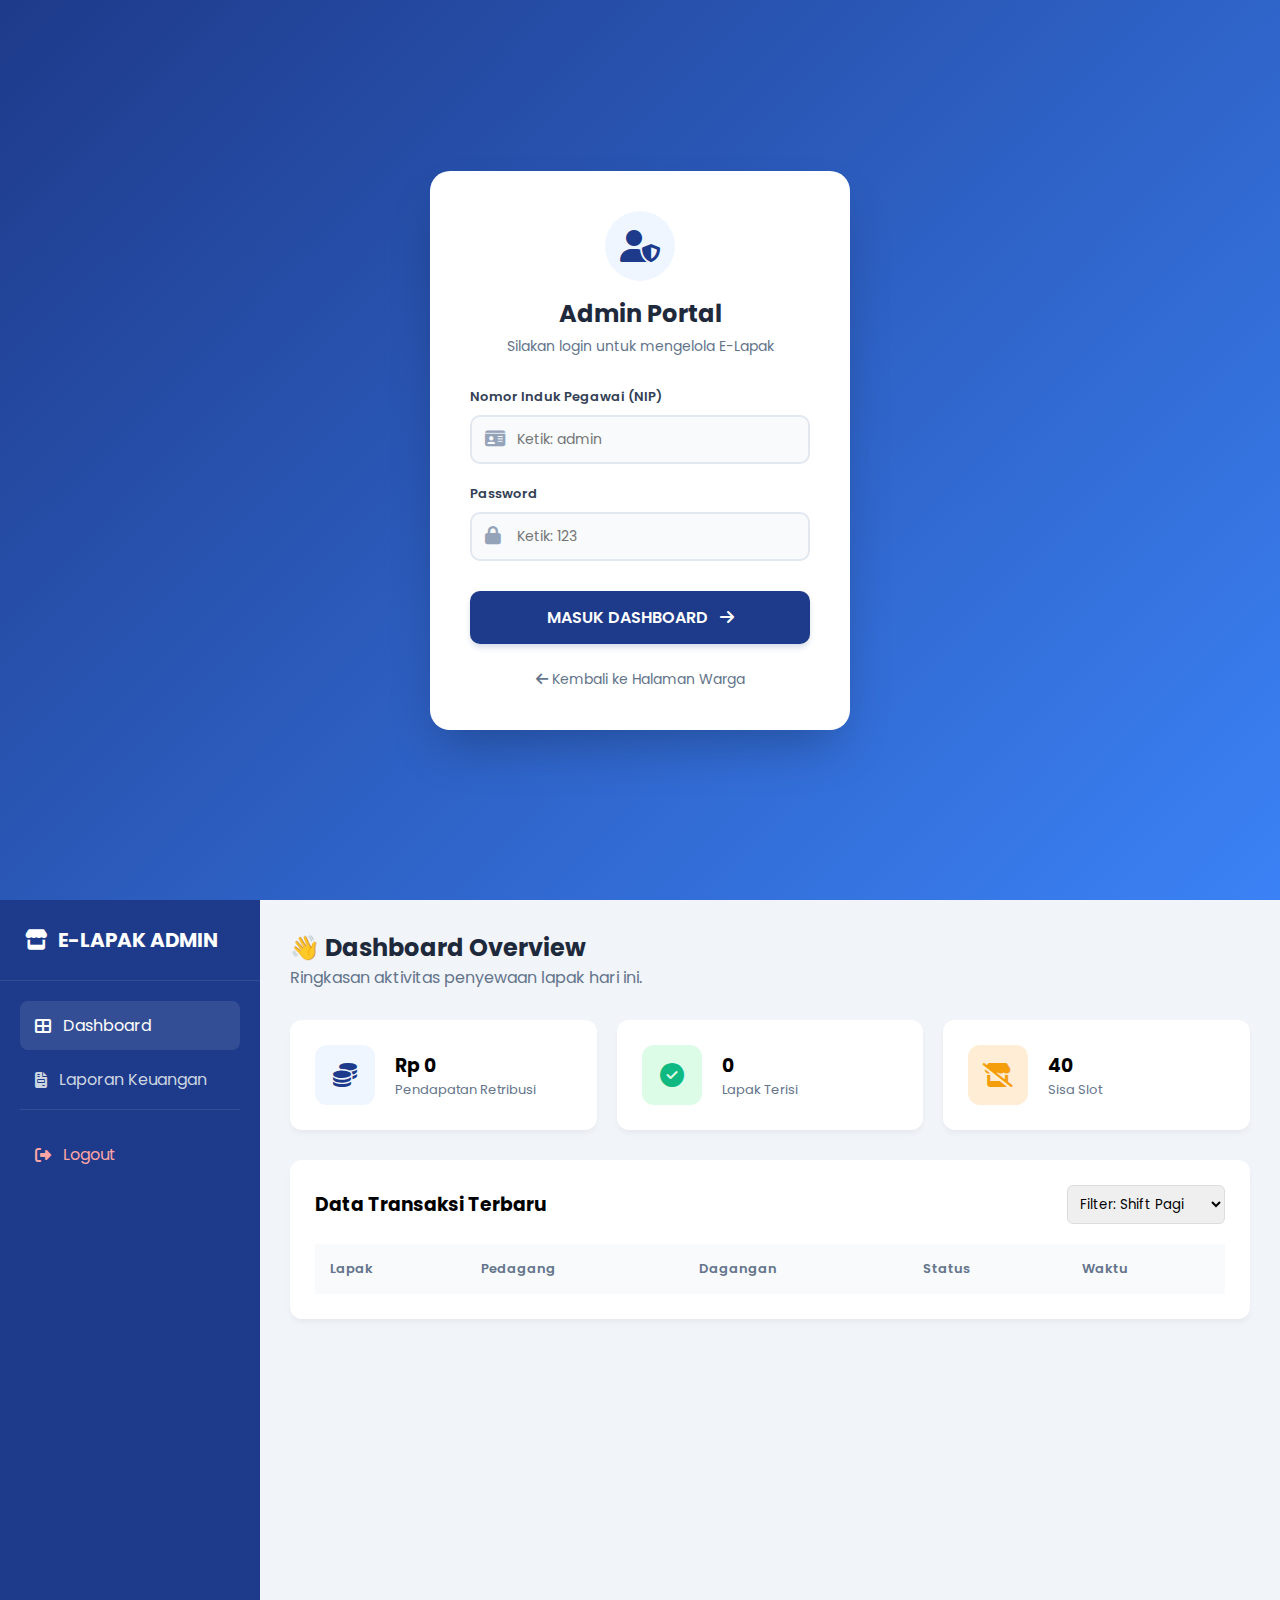
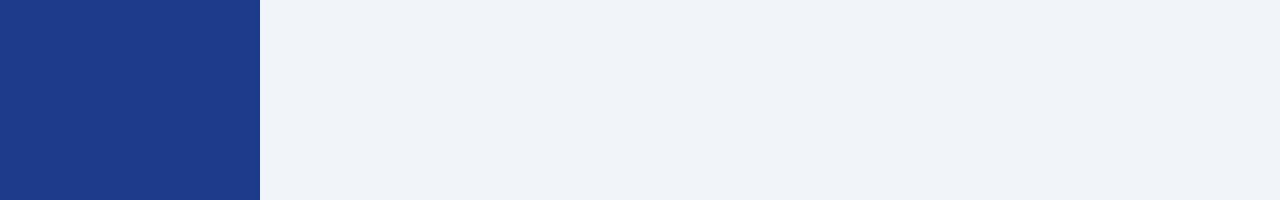
<file: petugas.html>
<!DOCTYPE html>
<html lang="id">
<head>
    <meta charset="UTF-8">
    <meta name="viewport" content="width=device-width, initial-scale=1.0">
    <title>Login Admin | E-Lapak Kota</title>
    <link rel="stylesheet" href="https://cdnjs.cloudflare.com/ajax/libs/font-awesome/6.4.0/css/all.min.css">
    <link href="https://fonts.googleapis.com/css2?family=Poppins:wght@300;400;600&display=swap" rel="stylesheet">
    
    <style>
        /* RESET & FONT */
        * { box-sizing: border-box; margin: 0; padding: 0; font-family: 'Poppins', sans-serif; }
        body { background-color: #F8FAFC; }

        /* ============================
           1. STYLE HALAMAN LOGIN (BARU)
           ============================ */
        .login-wrapper {
            min-height: 100vh;
            display: flex;
            align-items: center;
            justify-content: center;
            /* Gradient Background Modern */
            background: linear-gradient(135deg, #1E3A8A 0%, #3B82F6 100%);
            padding: 20px;
        }

        .login-card {
            background: white;
            width: 100%;
            max-width: 420px;
            padding: 40px;
            border-radius: 20px;
            box-shadow: 0 25px 50px -12px rgba(0, 0, 0, 0.25);
            text-align: center;
            animation: fadeInUp 0.6s ease-out;
        }

        /* Logo & Header */
        .login-header { margin-bottom: 30px; }
        .login-icon {
            width: 70px; height: 70px;
            background: #EFF6FF; color: #1E3A8A;
            border-radius: 50%;
            display: flex; align-items: center; justify-content: center;
            font-size: 32px; margin: 0 auto 15px auto;
        }
        .login-header h2 { color: #1E293B; font-weight: 700; font-size: 24px; }
        .login-header p { color: #64748B; font-size: 14px; margin-top: 5px; }

        /* Input Group (Icon + Input) */
        .input-group {
            position: relative;
            margin-bottom: 20px;
            text-align: left;
        }
        .input-group label {
            display: block; font-size: 13px; font-weight: 600; 
            color: #334155; margin-bottom: 8px;
        }
        .input-wrapper { position: relative; }
        .input-wrapper i {
            position: absolute; left: 15px; top: 50%; transform: translateY(-50%);
            color: #94A3B8; font-size: 18px; transition: 0.3s;
        }
        .form-control {
            width: 100%;
            padding: 12px 15px 12px 45px; /* Padding kiri besar utk ikon */
            border: 2px solid #E2E8F0;
            border-radius: 10px;
            font-size: 14px;
            transition: 0.3s;
            background-color: #F8FAFC;
        }
        .form-control:focus {
            border-color: #3B82F6;
            background-color: white;
            outline: none;
        }
        .form-control:focus + i { color: #3B82F6; } /* Ubah warna ikon saat fokus */

        /* Button */
        .btn-login {
            width: 100%;
            padding: 14px;
            background: #1E3A8A;
            color: white;
            border: none;
            border-radius: 10px;
            font-weight: 600;
            font-size: 16px;
            cursor: pointer;
            transition: 0.3s;
            margin-top: 10px;
            box-shadow: 0 4px 6px -1px rgba(30, 58, 138, 0.2);
        }
        .btn-login:hover {
            background: #1e40af;
            transform: translateY(-2px);
            box-shadow: 0 10px 15px -3px rgba(30, 58, 138, 0.3);
        }

        /* Link Kembali */
        .back-link {
            margin-top: 25px; display: block;
            color: #64748B; font-size: 14px; text-decoration: none;
            transition: 0.3s;
        }
        .back-link:hover { color: #1E3A8A; }

        /* Animasi */
        @keyframes fadeInUp {
            from { opacity: 0; transform: translateY(20px); }
            to { opacity: 1; transform: translateY(0); }
        }

        /* ============================
           2. STYLE DASHBOARD (SAMA SEPERTI SEBELUMNYA)
           ============================ */
        .admin-layout { display: none; min-height: 100vh; display: flex; }
        .sidebar { width: 260px; background: #1E3A8A; color: white; display: flex; flex-direction: column; position: fixed; height: 100%; }
        .sidebar-header { padding: 25px; font-size: 20px; font-weight: bold; border-bottom: 1px solid rgba(255,255,255,0.1); display: flex; align-items: center; gap: 10px; }
        .sidebar-menu { padding: 20px; flex: 1; }
        .menu-item { display: flex; align-items: center; gap: 12px; padding: 12px 15px; margin-bottom: 5px; color: #cbd5e1; text-decoration: none; border-radius: 8px; transition: 0.3s; }
        .menu-item:hover, .menu-item.active { background: rgba(255,255,255,0.1); color: white; }
        
        .main-content { margin-left: 260px; flex: 1; padding: 30px; background: #F1F5F9; min-height: 100vh; }
        .stats-grid { display: grid; grid-template-columns: repeat(auto-fit, minmax(240px, 1fr)); gap: 20px; margin-bottom: 30px; }
        .stat-card { background: white; padding: 25px; border-radius: 12px; box-shadow: 0 4px 6px -1px rgba(0, 0, 0, 0.05); display: flex; align-items: center; gap: 20px; }
        .stat-icon { width: 60px; height: 60px; border-radius: 12px; display: flex; align-items: center; justify-content: center; font-size: 24px; }
        .icon-blue { background: #eff6ff; color: #1E3A8A; }
        .icon-green { background: #dcfce7; color: #10b981; }
        .icon-orange { background: #ffedd5; color: #f59e0b; }
        
        .table-container { background: white; border-radius: 12px; padding: 25px; box-shadow: 0 4px 6px -1px rgba(0, 0, 0, 0.05); }
        table { width: 100%; border-collapse: collapse; margin-top: 15px; }
        th { text-align: left; padding: 15px; background: #f8fafc; color: #64748b; font-weight: 600; font-size: 13px; }
        td { padding: 15px; border-bottom: 1px solid #f1f5f9; color: #334155; font-size: 14px; }
        .badge-lunas { background: #dcfce7; color: #15803d; padding: 5px 12px; border-radius: 20px; font-size: 11px; font-weight: bold; }
    </style>
</head>
<body>

    <div id="login-section" class="login-wrapper">
        <div class="login-card">
            
            <div class="login-header">
                <div class="login-icon">
                    <i class="fas fa-user-shield"></i>
                </div>
                <h2>Admin Portal</h2>
                <p>Silakan login untuk mengelola E-Lapak</p>
            </div>
            
            <form onsubmit="event.preventDefault(); loginPetugas();">
                <div class="input-group">
                    <label>Nomor Induk Pegawai (NIP)</label>
                    <div class="input-wrapper">
                        <i class="fas fa-id-card"></i>
                        <input type="text" id="nip" class="form-control" placeholder="Ketik: admin">
                    </div>
                </div>

                <div class="input-group">
                    <label>Password</label>
                    <div class="input-wrapper">
                        <i class="fas fa-lock"></i>
                        <input type="password" id="pass" class="form-control" placeholder="Ketik: 123">
                    </div>
                </div>

                <button type="submit" class="btn-login">
                    MASUK DASHBOARD <i class="fas fa-arrow-right" style="margin-left:8px;"></i>
                </button>
            </form>

            <a href="index.html" class="back-link">
                <i class="fas fa-arrow-left"></i> Kembali ke Halaman Warga
            </a>
        </div>
    </div>

    <div id="dashboard-section" class="admin-layout">
        <aside class="sidebar">
            <div class="sidebar-header"><i class="fas fa-store"></i> E-LAPAK ADMIN</div>
            <nav class="sidebar-menu">
                <a href="#" class="menu-item active"><i class="fas fa-th-large"></i> Dashboard</a>
                <a href="#" class="menu-item"><i class="fas fa-file-invoice"></i> Laporan Keuangan</a>
                <div style="margin-top:auto; padding-top:20px; border-top:1px solid rgba(255,255,255,0.1);">
                    <a href="#" onclick="logout()" class="menu-item" style="color:#fca5a5;"><i class="fas fa-sign-out-alt"></i> Logout</a>
                </div>
            </nav>
        </aside>

        <main class="main-content">
            <div style="margin-bottom:30px;">
                <h2 style="color:#1e293b;">👋 Dashboard Overview</h2>
                <p style="color:#64748b;">Ringkasan aktivitas penyewaan lapak hari ini.</p>
            </div>

            <div class="stats-grid">
                <div class="stat-card">
                    <div class="stat-icon icon-blue"><i class="fas fa-coins"></i></div>
                    <div><h3 id="totalPendapatan">Rp 0</h3><p style="font-size:13px; color:#64748b;">Pendapatan Retribusi</p></div>
                </div>
                <div class="stat-card">
                    <div class="stat-icon icon-green"><i class="fas fa-check-circle"></i></div>
                    <div><h3 id="totalBooking">0</h3><p style="font-size:13px; color:#64748b;">Lapak Terisi</p></div>
                </div>
                <div class="stat-card">
                    <div class="stat-icon icon-orange"><i class="fas fa-store-slash"></i></div>
                    <div><h3 id="sisaLapak">40</h3><p style="font-size:13px; color:#64748b;">Sisa Slot</p></div>
                </div>
            </div>

            <div class="table-container">
                <div style="display:flex; justify-content:space-between; align-items:center; margin-bottom:20px;">
                    <h3>Data Transaksi Terbaru</h3>
                    <select id="filterShiftAdmin" onchange="renderTableAdmin()" style="padding:8px; border-radius:6px; border:1px solid #ddd;">
                        <option value="pagi">Filter: Shift Pagi</option>
                        <option value="malam">Filter: Shift Malam</option>
                    </select>
                </div>
                <table>
                    <thead>
                        <tr>
                            <th>Lapak</th>
                            <th>Pedagang</th>
                            <th>Dagangan</th>
                            <th>Status</th>
                            <th>Waktu</th>
                        </tr>
                    </thead>
                    <tbody id="tabelData"></tbody>
                </table>
            </div>
        </main>
    </div>

    <script>
        // 1. LOGIN
        function loginPetugas() {
            const nip = document.getElementById('nip').value;
            const pass = document.getElementById('pass').value;

            if(nip === 'admin' && pass === '123') {
                // Efek fade out login
                const loginSec = document.getElementById('login-section');
                loginSec.style.opacity = '0';
                loginSec.style.transition = '0.5s';
                
                setTimeout(() => {
                    loginSec.style.display = 'none';
                    document.getElementById('dashboard-section').style.display = 'flex';
                    renderTableAdmin();
                    hitungStatistik();
                }, 500);
            } else {
                alert("Login Gagal! Gunakan NIP: admin, Pass: 123");
            }
        }

        function logout() { location.reload(); }

        // 2. RENDER TABEL & HITUNG STATISTIK
        function renderTableAdmin() {
            const filterShift = document.getElementById('filterShiftAdmin').value;
            const tbody = document.getElementById('tabelData');
            tbody.innerHTML = "";

            let dataBooking = JSON.parse(localStorage.getItem('databaseLapak')) || [];
            let filteredData = dataBooking.filter(item => item.shift === filterShift);

            if (filteredData.length === 0) {
                tbody.innerHTML = "<tr><td colspan='5' style='text-align:center; padding:30px; color:#94a3b8;'>Belum ada data.</td></tr>";
                return;
            }

            filteredData.forEach(item => {
                tbody.innerHTML += `
                    <tr>
                        <td><b>${item.kode}</b></td>
                        <td>${item.nama}</td>
                        <td>${item.jualan}</td>
                        <td><span class="badge-lunas">LUNAS</span></td>
                        <td>${item.waktu}</td>
                    </tr>`;
            });
        }

        function hitungStatistik() {
            let dataBooking = JSON.parse(localStorage.getItem('databaseLapak')) || [];
            let total = dataBooking.length;
            document.getElementById('totalBooking').innerText = total + " Unit";
            document.getElementById('totalPendapatan').innerText = "Rp " + (total * 2000).toLocaleString('id-ID');
            document.getElementById('sisaLapak').innerText = (40 - total) + " Unit";
        }
    </script>
</body>
</html>
</file>
